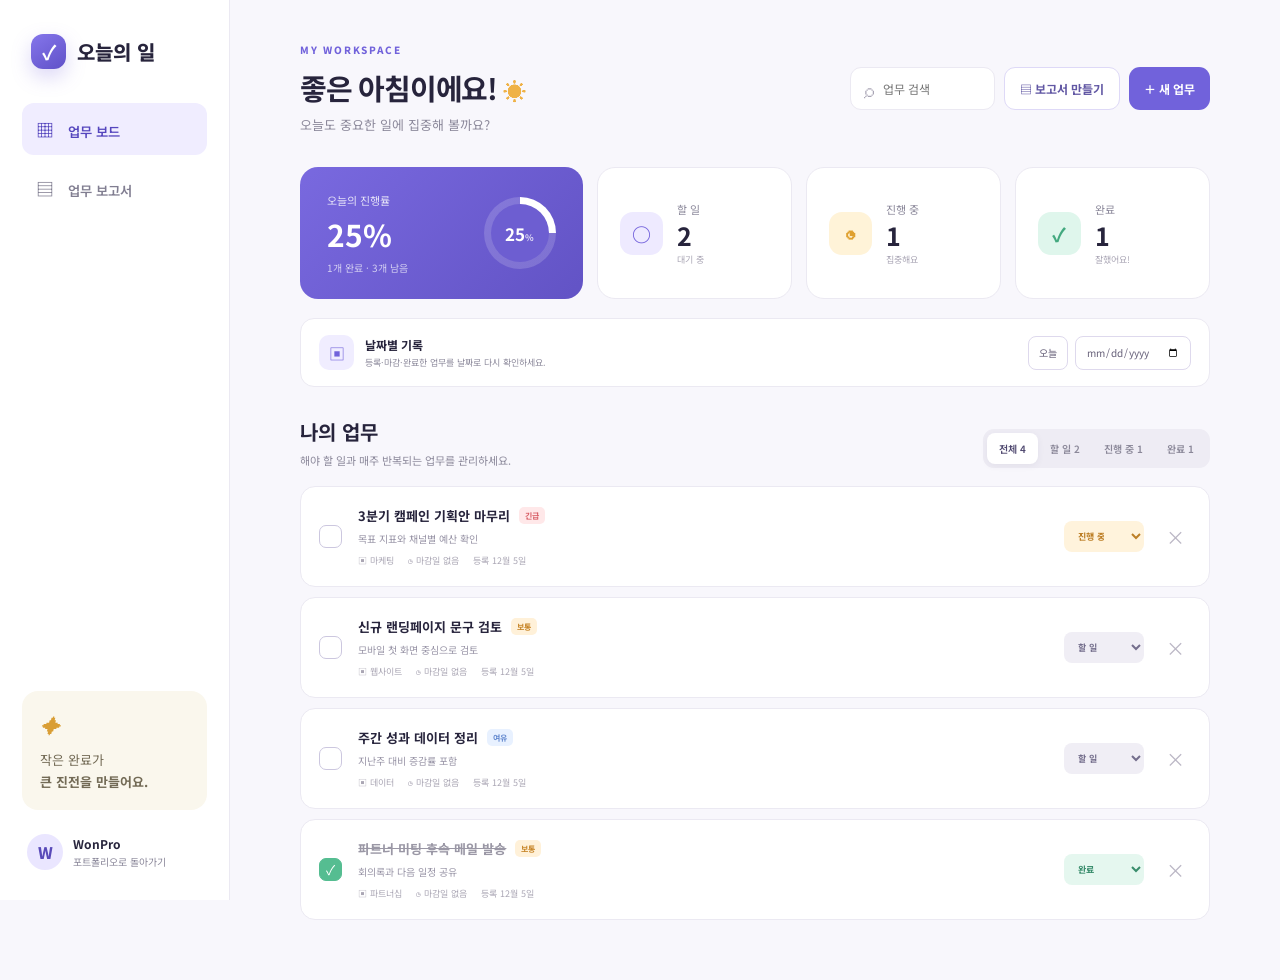
<file: todo/index.html>
<!doctype html>
<html lang="ko">
<head>
  <meta charset="utf-8">
  <meta name="viewport" content="width=device-width,initial-scale=1">
  <meta name="description" content="할 일과 업무 진행 상황을 정리하고 업무보고서를 만드는 개인 업무 보드">
  <title>오늘의 일 — WonPro</title>
  <link rel="icon" href="../img/icon/img_favicon.png">
  <link rel="stylesheet" href="./style.css">
</head>
<body>
  <div class="shell">
    <aside class="side">
      <a class="brand" href="../"><b>✓</b><span>오늘의 일</span></a>
      <nav>
        <button class="nav active" type="button"><span>▦</span> 업무 보드</button>
        <button class="nav" id="navReport" type="button"><span>▤</span> 업무 보고서</button>
      </nav>
      <div class="cheer"><i>✦</i><p>작은 완료가<br><strong>큰 진전을 만들어요.</strong></p></div>
      <a class="profile" href="../"><span>W</span><div><strong>WonPro</strong><small>포트폴리오로 돌아가기</small></div></a>
    </aside>

    <main>
      <header>
        <div><p class="eyebrow">MY WORKSPACE</p><h1>좋은 아침이에요! <em>☀</em></h1><p class="lead">오늘도 중요한 일에 집중해 볼까요?</p></div>
        <div class="actions"><label class="search">⌕ <input id="search" placeholder="업무 검색" aria-label="업무 검색"></label><button class="ghost" id="reportButton">▤ 보고서 만들기</button><button class="primary" id="addButton">＋ 새 업무</button></div>
      </header>

      <section class="overview" aria-label="업무 현황">
        <article class="progress"><div><small>오늘의 진행률</small><strong id="progressText">0%</strong><span id="progressDetail">0개 완료</span></div><div class="ring" id="ring"><b id="ringText">0<small>%</small></b></div></article>
        <article class="stat"><i class="purple">○</i><div><small>할 일</small><strong id="todoCount">0</strong><span>대기 중</span></div></article>
        <article class="stat"><i class="yellow">◔</i><div><small>진행 중</small><strong id="doingCount">0</strong><span>집중해요</span></div></article>
        <article class="stat"><i class="green">✓</i><div><small>완료</small><strong id="doneCount">0</strong><span>잘했어요!</span></div></article>
      </section>

      <section class="date-bar" aria-label="날짜별 업무 기록">
        <div><span class="calendar-icon">▣</span><div><strong>날짜별 기록</strong><small>등록·마감·완료한 업무를 날짜로 다시 확인하세요.</small></div></div>
        <div class="date-controls"><button type="button" id="todayButton">오늘</button><input type="date" id="historyDate" aria-label="조회할 날짜"><button type="button" id="clearDate" class="hidden">전체 보기</button></div>
      </section>

      <section class="board-head"><div><h2 id="boardTitle">나의 업무</h2><p id="boardDescription">해야 할 일을 차근차근 정리해 보세요.</p></div><div class="filters" id="filters"><button class="selected" data-filter="all">전체 <span>0</span></button><button data-filter="todo">할 일 <span>0</span></button><button data-filter="progress">진행 중 <span>0</span></button><button data-filter="done">완료 <span>0</span></button></div></section>
      <section class="tasks" id="tasks" aria-live="polite"></section>
    </main>
  </div>

  <div class="backdrop hidden" id="addModal"><section class="modal" role="dialog" aria-modal="true" aria-labelledby="addTitle"><button class="close" data-close="addModal">×</button><p class="eyebrow">NEW TASK</p><h2 id="addTitle">새 업무 추가</h2><p class="modal-lead">해야 할 일을 가볍게 기록해 두세요.</p><form id="taskForm"><label>업무명<input name="title" required placeholder="예: 주간 회의 자료 준비"></label><div class="form-row"><label>프로젝트<input name="project" placeholder="예: 마케팅"></label><label>마감일<input name="dueDate" type="date"></label></div><label>메모<textarea name="note" placeholder="업무에 필요한 내용을 적어보세요."></textarea></label><label>우선순위<select name="priority"><option value="high">긴급</option><option value="medium" selected>보통</option><option value="low">여유</option></select></label><fieldset class="repeat-field"><legend>매주 반복 <small>선택한 요일마다 자동으로 나타나요.</small></legend><div class="weekday-picker"><label><input type="checkbox" name="repeatDays" value="1"><span>월</span></label><label><input type="checkbox" name="repeatDays" value="2"><span>화</span></label><label><input type="checkbox" name="repeatDays" value="3"><span>수</span></label><label><input type="checkbox" name="repeatDays" value="4"><span>목</span></label><label><input type="checkbox" name="repeatDays" value="5"><span>금</span></label><label><input type="checkbox" name="repeatDays" value="6"><span>토</span></label><label><input type="checkbox" name="repeatDays" value="0"><span>일</span></label></div></fieldset><button class="submit">업무 추가하기</button></form></section></div>

  <div class="backdrop hidden" id="reportModal"><section class="modal report-modal" role="dialog" aria-modal="true" aria-labelledby="reportTitle"><button class="close" data-close="reportModal">×</button><p class="eyebrow">WORK REPORT</p><h2 id="reportTitle">오늘의 업무보고서</h2><p class="modal-lead">현재 업무 상태를 기준으로 자동 정리했어요.</p><textarea id="reportText" readonly aria-label="생성된 업무보고서"></textarea><button class="submit" id="copyReport">보고서 복사하기</button></section></div>
  <div class="backdrop hidden" id="detailModal"><section class="modal detail-modal" role="dialog" aria-modal="true" aria-labelledby="detailTitle"><button class="close" data-close="detailModal">×</button><p class="eyebrow">TASK DETAIL</p><h2 id="detailTitle">업무 상세 및 수정</h2><p class="modal-lead">등록한 내용을 확인하고 필요한 부분을 바로 수정하세요.</p><form id="editForm"><input type="hidden" name="id"><label>업무명<input name="title" required></label><div class="form-row"><label>프로젝트<input name="project"></label><label>마감일<input name="dueDate" type="date"></label></div><label>메모<textarea name="note" placeholder="업무에 필요한 내용을 적어보세요."></textarea></label><div class="form-row"><label>우선순위<select name="priority"><option value="high">긴급</option><option value="medium">보통</option><option value="low">여유</option></select></label><label>진행상태<select name="status"><option value="todo">할 일</option><option value="progress">진행 중</option><option value="done">완료</option></select></label></div><fieldset class="repeat-field"><legend>매주 반복 <small>요일별 완료 기록은 독립적으로 저장돼요.</small></legend><div class="weekday-picker"><label><input type="checkbox" name="repeatDays" value="1"><span>월</span></label><label><input type="checkbox" name="repeatDays" value="2"><span>화</span></label><label><input type="checkbox" name="repeatDays" value="3"><span>수</span></label><label><input type="checkbox" name="repeatDays" value="4"><span>목</span></label><label><input type="checkbox" name="repeatDays" value="5"><span>금</span></label><label><input type="checkbox" name="repeatDays" value="6"><span>토</span></label><label><input type="checkbox" name="repeatDays" value="0"><span>일</span></label></div></fieldset><div class="record-dates" id="recordDates"></div><div class="modal-actions"><button type="button" class="cancel-button" data-close="detailModal">취소</button><button class="submit" type="submit">수정 내용 저장</button></div></form></section></div>
  <div class="toast hidden" id="toast"></div>
  <script src="./app.js"></script>
</body>
</html>
</file>
<file: todo/style.css>
@import url('https://fonts.googleapis.com/css2?family=Noto+Sans+KR:wght@400;500;600;700;800&display=swap');
:root{--ink:#27243c;--muted:#8c899b;--purple:#7162db;--dark:#5546be;--pale:#f0edff;--line:#ebe9f2;--bg:#f8f7fc}*{box-sizing:border-box}html,body{margin:0;min-height:100%;background:var(--bg);color:var(--ink)}body,button,input,select,textarea{font-family:'Noto Sans KR',sans-serif}button{cursor:pointer}.shell{min-height:100vh;display:grid;grid-template-columns:230px 1fr}.side{position:fixed;inset:0 auto 0 0;width:230px;padding:34px 22px 25px;background:#fff;border-right:1px solid var(--line);display:flex;flex-direction:column}.brand{text-decoration:none;color:var(--ink);display:flex;align-items:center;gap:11px;font-size:20px;font-weight:800;padding:0 9px 34px}.brand b{width:35px;height:35px;display:grid;place-items:center;color:#fff;border-radius:12px;background:linear-gradient(145deg,#8576eb,#6051c8);box-shadow:0 8px 20px #7767df44}.side nav{display:grid;gap:7px}.nav{border:0;background:transparent;color:#817e91;border-radius:12px;padding:13px 14px;text-align:left;font-weight:600}.nav span{font-size:18px;margin-right:10px}.nav.active{background:var(--pale);color:var(--dark)}.cheer{margin-top:auto;background:#faf7ed;border-radius:16px;padding:18px;color:#736b56;font-size:13px;line-height:1.65}.cheer i{color:#d99e35;font-size:20px}.cheer p{margin:7px 0 0}.profile{color:var(--ink);text-decoration:none;display:flex;gap:10px;align-items:center;margin-top:19px;padding:5px}.profile>span{display:grid;place-items:center;width:36px;height:36px;border-radius:50%;background:#eae6ff;color:#594ab9;font-weight:800}.profile div{display:grid}.profile strong{font-size:12px}.profile small{color:var(--muted);font-size:10px;margin-top:2px}main{grid-column:2;padding:42px 5.5vw 60px;max-width:1420px;width:100%;margin:auto}header{display:flex;justify-content:space-between;align-items:center;gap:25px;margin-bottom:33px}.eyebrow{color:var(--purple);font-size:10px;letter-spacing:1.7px;font-weight:800;margin:0 0 9px}h1{font-size:29px;letter-spacing:-1.3px;margin:0}h1 em{font-style:normal;color:#efb247;font-size:23px}.lead{margin:7px 0 0;color:var(--muted);font-size:13px}.actions{display:flex;gap:9px;align-items:center}.actions button{height:43px;border-radius:11px;padding:0 15px;font-size:12px;font-weight:700}.search{height:43px;display:flex;align-items:center;gap:7px;border:1px solid var(--line);border-radius:11px;background:#fff;padding:0 13px;color:#a9a5b5;font-size:20px}.search input{border:0;outline:0;background:transparent;width:100px;font-size:12px}.ghost{border:1px solid #ded9f7;background:#fff;color:#6258a4}.primary,.submit{border:0;background:var(--purple);color:#fff}.primary:hover,.submit:hover{background:var(--dark)}.overview{display:grid;grid-template-columns:1.45fr repeat(3,1fr);gap:14px;margin-bottom:38px}.overview article{min-height:132px;border-radius:18px}.progress{background:linear-gradient(135deg,#7969df,#6253c5);color:#fff;display:flex;align-items:center;justify-content:space-between;padding:22px 27px}.progress>div:first-child{display:grid}.progress small{font-size:11px;opacity:.82}.progress strong{font-size:30px;margin:4px 0}.progress span{font-size:10px;opacity:.7}.ring{--p:0deg;width:72px;height:72px;border-radius:50%;display:grid;place-items:center;background:conic-gradient(#fff var(--p),#ffffff2a 0);position:relative}.ring:after{content:"";position:absolute;inset:7px;background:#6d5ed1;border-radius:50%}.ring b{position:relative;z-index:1;font-size:17px}.ring small{font-size:9px}.stat{border:1px solid var(--line);background:#fff;padding:22px;display:flex;align-items:center;gap:14px}.stat i{font-style:normal;width:43px;height:43px;display:grid;place-items:center;border-radius:13px;font-weight:800;font-size:19px}.stat i.purple{background:#eeeaff;color:#7463dc}.stat i.yellow{background:#fff3d8;color:#dfa02f}.stat i.green{background:#dff6ec;color:#43a97f}.stat div{display:grid}.stat small{color:var(--muted);font-size:11px}.stat strong{font-size:25px}.stat span{color:#aaa6b5;font-size:9px}.board-head{display:flex;justify-content:space-between;align-items:end;margin-bottom:18px}.board-head h2{margin:0 0 6px;font-size:20px}.board-head p{margin:0;color:var(--muted);font-size:11px}.filters{background:#eeecf4;padding:4px;border-radius:11px;display:flex}.filters button{border:0;background:transparent;color:#8b8899;padding:8px 12px;border-radius:8px;font-size:10px;font-weight:600}.filters button.selected{background:#fff;color:#4f486f;box-shadow:0 2px 7px #413d5910}.tasks{display:grid;gap:10px}.task{display:grid;grid-template-columns:auto 1fr auto auto;gap:16px;align-items:center;padding:19px 18px;border:1px solid var(--line);border-radius:15px;background:#fff;transition:.2s}.task:hover{border-color:#dcd6f6;transform:translateY(-1px);box-shadow:0 9px 25px #362c6910}.check{width:23px;height:23px;border-radius:7px;border:1.5px solid #ccc7df;background:#fff;color:#fff;padding:0}.task.done .check{background:#55bd91;border-color:#55bd91}.task-main{min-width:0}.title-row{display:flex;align-items:center;gap:9px}.task h3{margin:0;font-size:13px}.task.done h3{text-decoration:line-through;color:#9a97a5}.task-main>p{color:#9995a7;font-size:10px;margin:6px 0 8px}.meta{display:flex;gap:14px;color:#aaa6b4;font-size:9px}.priority{border-radius:5px;font-size:8px;font-weight:700;padding:3px 6px}.priority.high{color:#d85f67;background:#ffe8e9}.priority.medium{color:#c8872b;background:#fff1d9}.priority.low{color:#668bd0;background:#e8f1ff}.status{border:0;padding:8px 24px 8px 10px;border-radius:8px;font-size:9px;font-weight:700}.status.todo{color:#746e8c;background:#f0eef5}.status.progress{color:#bd7f27;background:#fff3dc}.status.done{color:#398d6c;background:#e5f7ef}.remove{border:0;background:transparent;color:#bbb7c5;font-size:19px}.remove:hover{color:#d65c68}.empty{text-align:center;padding:60px 20px;border:1px dashed #dcd8e9;border-radius:16px;background:#fff}.empty b{display:inline-grid;place-items:center;width:44px;height:44px;border-radius:50%;background:var(--pale);color:var(--purple)}.empty h3{margin:12px 0 5px;font-size:14px}.empty p{margin:0;color:var(--muted);font-size:11px}.backdrop{position:fixed;inset:0;z-index:20;display:grid;place-items:center;padding:20px;background:#211d3a88;backdrop-filter:blur(5px)}.hidden{display:none!important}.modal{width:min(510px,100%);max-height:90vh;overflow:auto;position:relative;padding:31px;border-radius:21px;background:#fff;box-shadow:0 30px 80px #1d173b55}.modal h2{margin:0;font-size:22px}.modal-lead{margin:6px 0 22px;color:var(--muted);font-size:11px}.close{position:absolute;top:17px;right:18px;border:0;background:#f1eff6;color:#777187;width:31px;height:31px;border-radius:50%;font-size:18px}.modal form{display:grid;gap:14px}.modal label{display:grid;gap:6px;color:#656176;font-size:10px;font-weight:700}.modal input,.modal textarea,.modal select{width:100%;border:1px solid #e4e1ec;border-radius:10px;padding:11px 12px;outline:0;background:#fff}.modal input:focus,.modal textarea:focus,.modal select:focus{border-color:#8c7fe3;box-shadow:0 0 0 3px #7768d91a}.modal textarea{min-height:75px;resize:vertical}.form-row{display:grid;grid-template-columns:1fr 1fr;gap:12px}.submit{width:100%;border-radius:11px;padding:13px;font-weight:700;margin-top:3px}.report-modal textarea{width:100%;min-height:340px;border:1px solid #e2deed;border-radius:12px;padding:17px;color:#514c61;background:#faf9fd;line-height:1.7;font-size:11px;resize:none}.toast{position:fixed;z-index:40;left:50%;bottom:28px;transform:translateX(-50%);background:#302b49;color:#fff;border-radius:12px;padding:12px 18px;font-size:11px;box-shadow:0 12px 30px #221c4340}
.date-bar{display:flex;justify-content:space-between;align-items:center;gap:20px;margin:-19px 0 30px;padding:16px 18px;border:1px solid var(--line);border-radius:14px;background:#fff}.date-bar>div:first-child{display:flex;align-items:center;gap:11px}.date-bar strong{display:block;font-size:12px}.date-bar small{display:block;margin-top:3px;color:var(--muted);font-size:9px}.calendar-icon{width:35px;height:35px;display:grid;place-items:center;border-radius:10px;background:var(--pale);color:var(--purple)}.date-controls{display:flex;align-items:center;gap:7px}.date-controls button,.date-controls input{height:34px;border:1px solid #ded9ed;border-radius:8px;background:#fff;color:#655f78;padding:0 10px;font-size:10px}.date-controls button:hover{border-color:#9184df;color:var(--purple)}.date-badge{border-radius:5px;padding:3px 6px;background:#e7f7f0;color:#368c69;font-size:8px;font-weight:700}
@media(max-width:1000px){.overview{grid-template-columns:1.4fr 1fr 1fr}.stat:last-child{display:none}.search{display:none}}@media(max-width:740px){.shell{display:block}.side{position:static;width:auto;height:auto;padding:16px 18px;flex-direction:row;align-items:center;border-right:0;border-bottom:1px solid var(--line)}.brand{padding:0;margin-right:auto}.side nav{display:flex}.nav{font-size:0;padding:9px}.nav span{margin:0}.cheer,.profile{display:none}main{padding:27px 17px 50px}header{align-items:flex-start}.ghost{display:none}.overview{grid-template-columns:1fr 1fr}.progress{grid-column:1/-1}.stat:last-child{display:flex}.date-bar{align-items:flex-start;flex-direction:column}.date-controls{width:100%}.date-controls input{flex:1}.board-head{align-items:flex-start;flex-direction:column;gap:14px}.filters{width:100%;overflow:auto}.filters button{flex:1;white-space:nowrap}.task{grid-template-columns:auto 1fr auto}.task .status{grid-column:2;width:max-content}.remove{grid-row:1;grid-column:3}.form-row{grid-template-columns:1fr}}@media(max-width:450px){h1{font-size:23px}.lead{font-size:11px}.actions{position:fixed;right:16px;bottom:16px;z-index:8}.primary{box-shadow:0 9px 28px #443b8870}.overview{gap:9px}.stat{min-height:102px;padding:15px}.task{padding:15px 12px}.task-main>p{white-space:nowrap;overflow:hidden;text-overflow:ellipsis}.meta{flex-wrap:wrap}.modal{padding:27px 21px}}
.task{cursor:pointer}.task:focus{outline:0;border-color:#9184df;box-shadow:0 0 0 3px #7768d91a}.status{cursor:pointer}.record-dates{display:flex;gap:8px;padding:11px 12px;border-radius:10px;background:#f7f5fb;color:#8c879b;font-size:9px}.record-dates span{flex:1}.record-dates strong{display:block;margin-top:3px;color:#554f68;font-size:10px}.modal-actions{display:grid;grid-template-columns:1fr 2fr;gap:9px}.cancel-button{border:1px solid #e2deeb;border-radius:11px;background:#fff;color:#777187;font-weight:700}.modal-actions .submit{margin:0}
.repeat-field{margin:0;padding:0;border:0}.repeat-field legend{margin-bottom:9px;color:#656176;font-size:10px;font-weight:700}.repeat-field legend small{margin-left:5px;color:#9d98aa;font-weight:400}.weekday-picker{display:grid;grid-template-columns:repeat(7,1fr);gap:6px}.weekday-picker label{display:block}.weekday-picker input{position:absolute;opacity:0;pointer-events:none}.weekday-picker span{display:grid;place-items:center;height:36px;border:1px solid #e4e1ec;border-radius:9px;background:#fff;color:#898598;font-size:10px;font-weight:700;cursor:pointer}.weekday-picker input:checked+span{border-color:#7162db;background:#7162db;color:#fff;box-shadow:0 5px 12px #7162db25}.weekday-picker input:focus-visible+span{outline:2px solid #8c7fe3;outline-offset:2px}.repeat-meta{color:#6757c4!important;font-weight:700}
</file>
